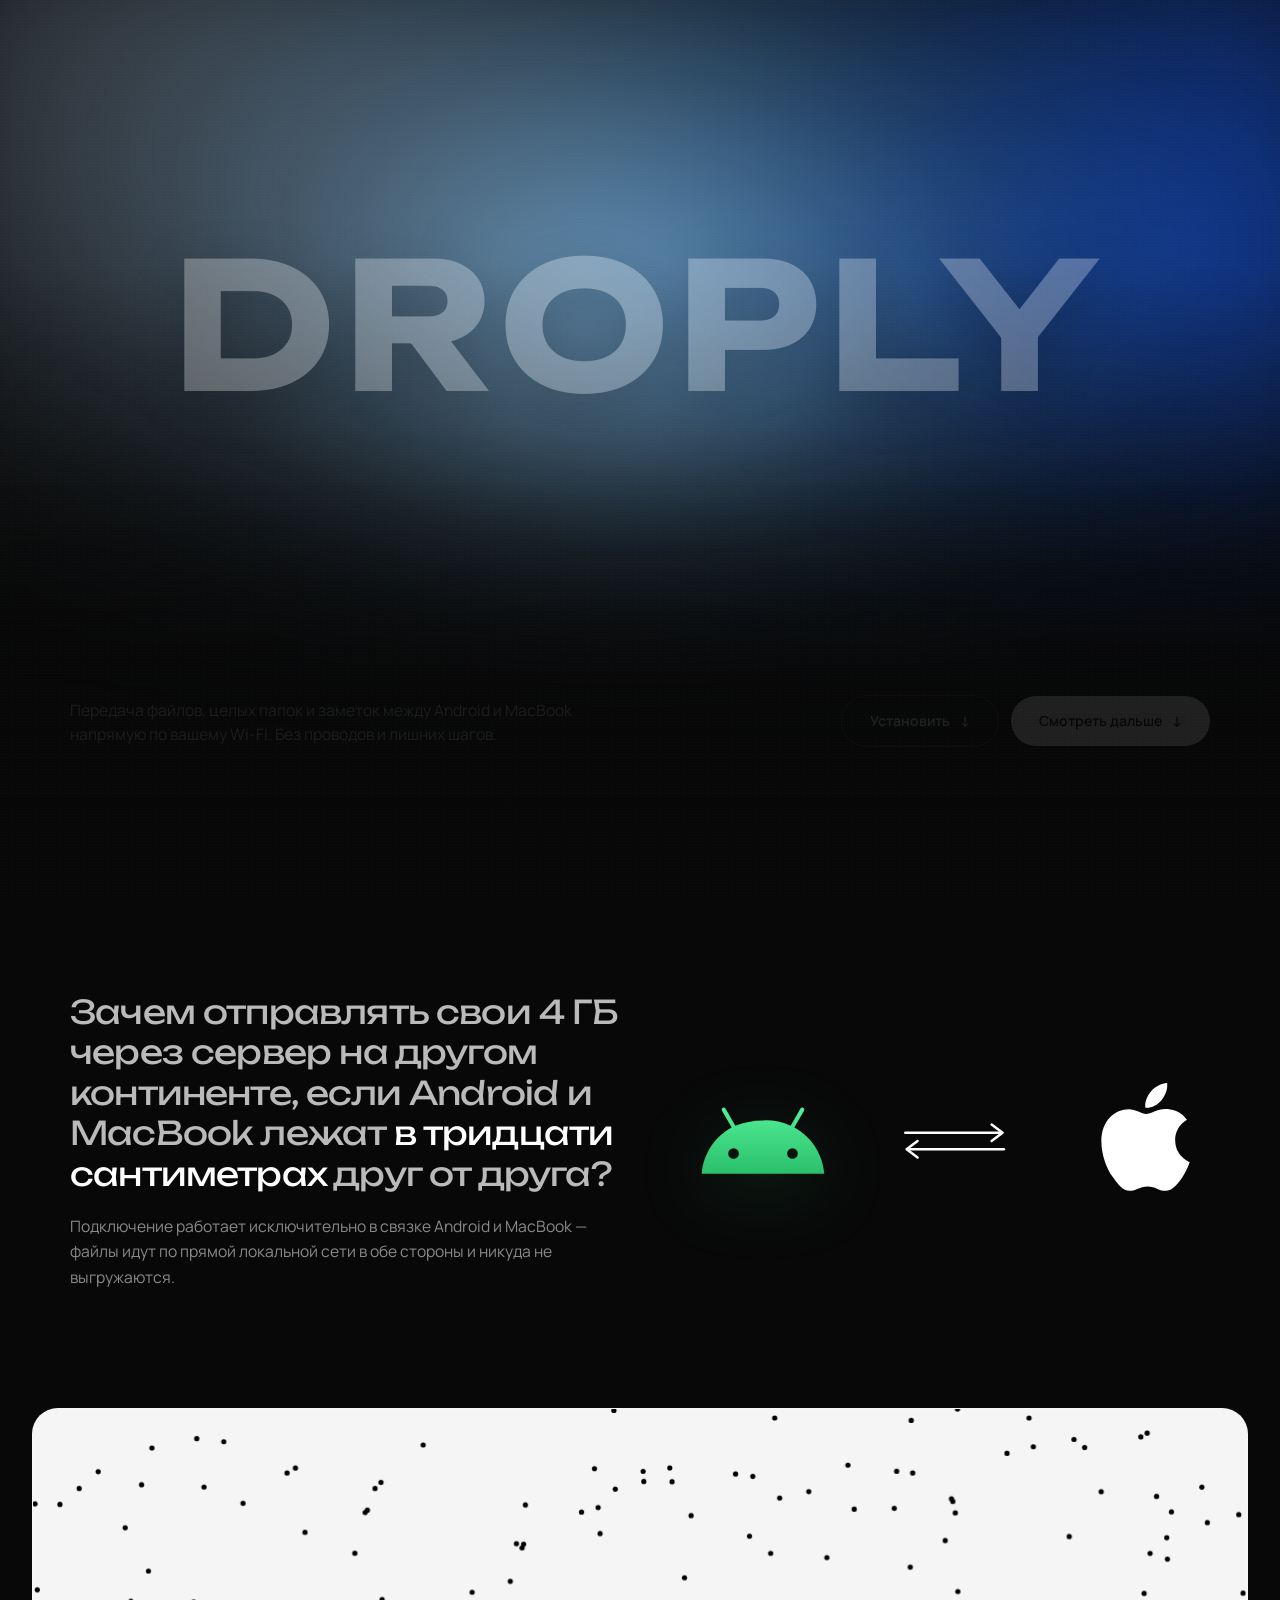
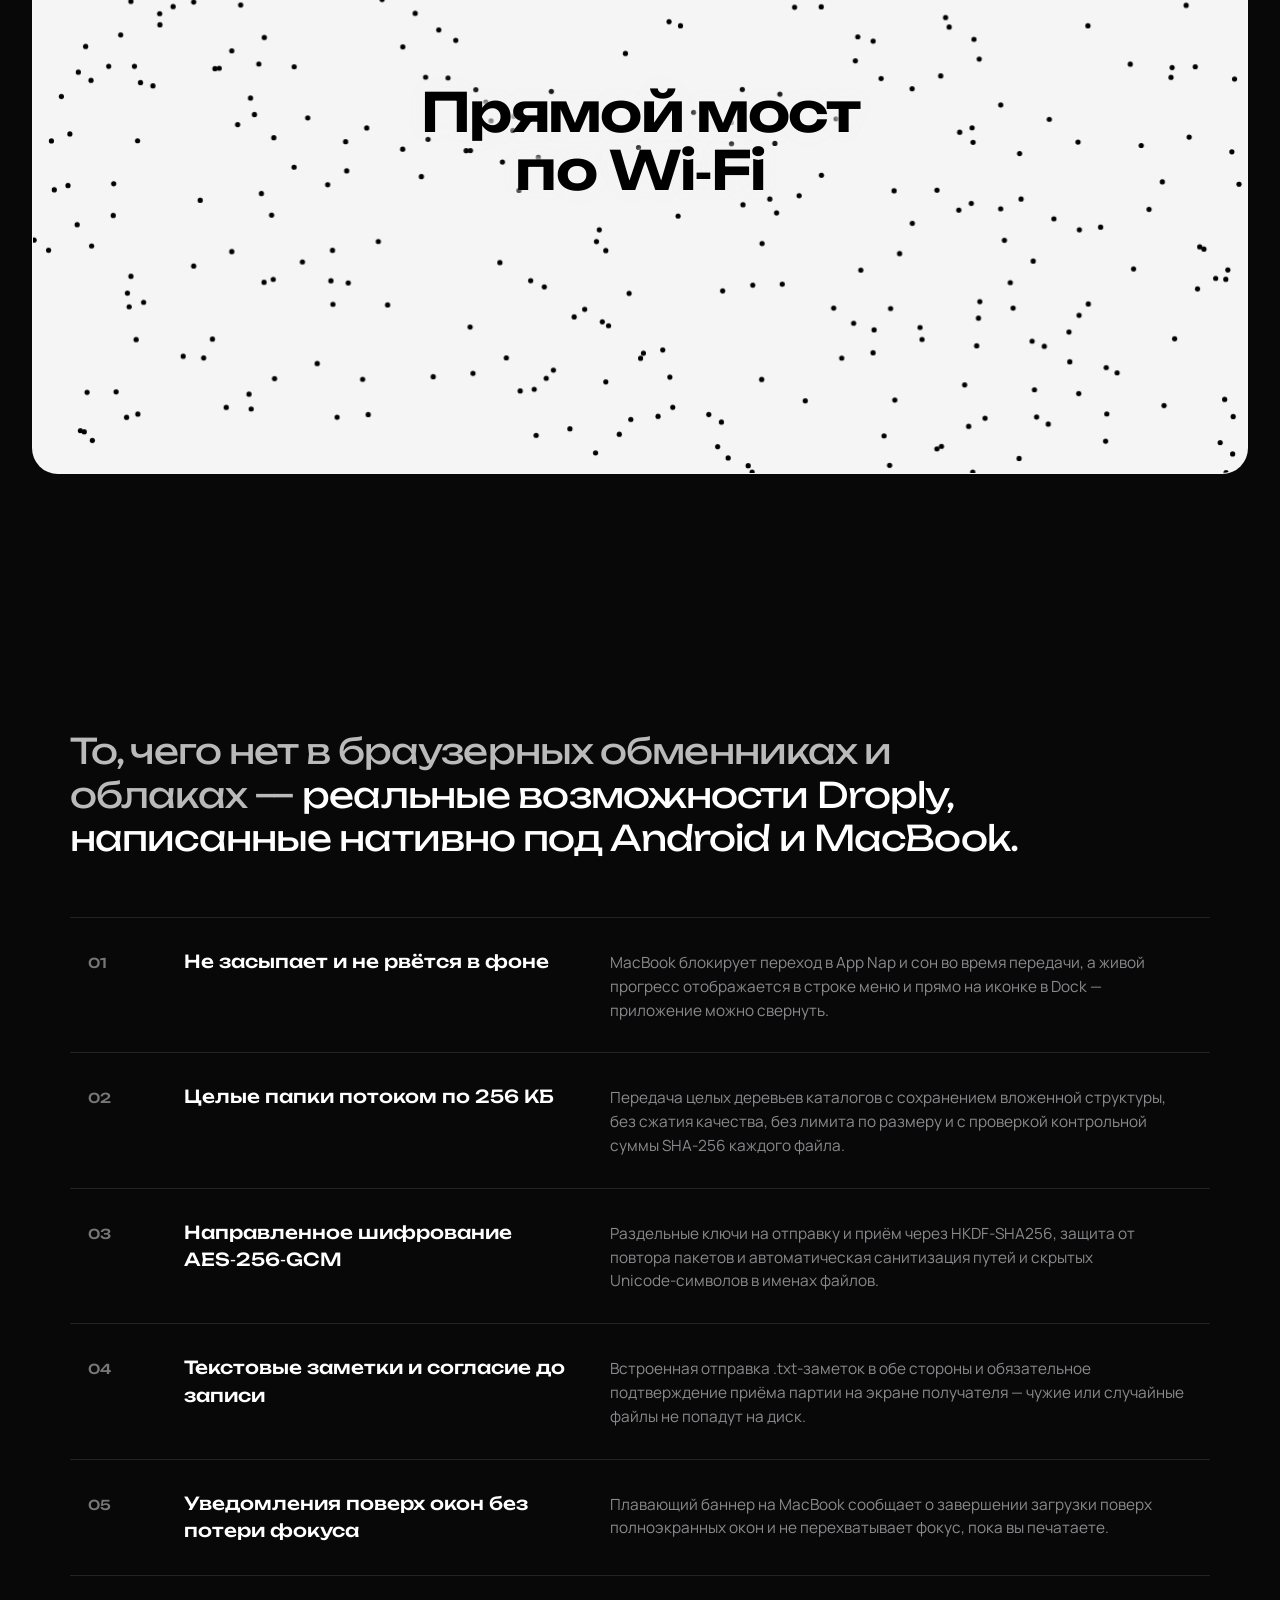
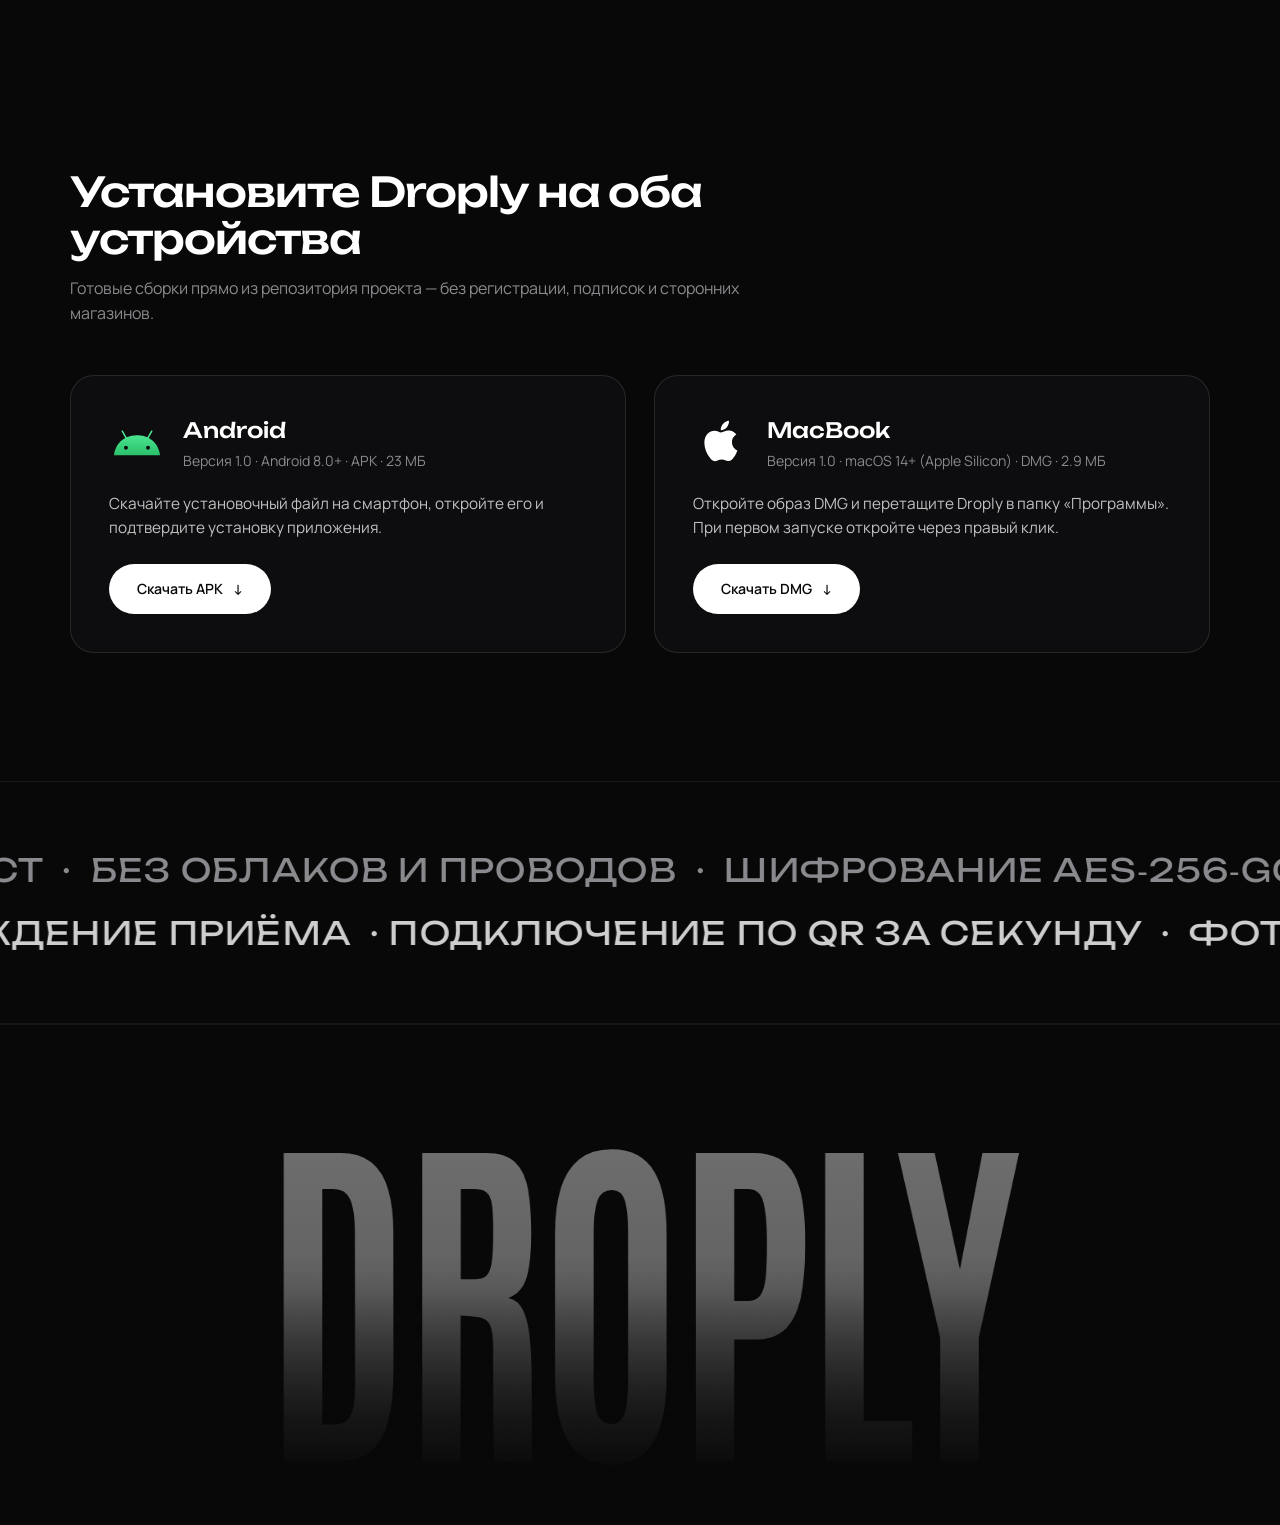
<file: website/index.html>
<!DOCTYPE html>
<html lang="ru">
<head>
  <meta charset="UTF-8">
  <meta name="viewport" content="width=device-width, initial-scale=1.0">
  <title>Droply — Прямая передача файлов между Android и MacBook по Wi-Fi</title>
  <meta name="description" content="Droply — прямая передача файлов, целых папок и заметок между Android и MacBook по локальному Wi-Fi. Без облаков, кабелей и ограничений по размеру, с шифрованием AES-256-GCM.">
  <meta name="robots" content="index, follow">
  <link rel="canonical" href="https://wanrd.github.io/Droply/">
  <meta property="og:type" content="website">
  <meta property="og:locale" content="ru_RU">
  <meta property="og:site_name" content="Droply">
  <meta property="og:title" content="Droply — Прямой Wi-Fi поток между Android и MacBook">
  <meta property="og:description" content="Передавайте файлы, целые папки и текстовые заметки напрямую между Android и MacBook по одному Wi-Fi. Без серверов, с шифрованием AES-256-GCM и проверкой SHA-256.">
  <meta property="og:url" content="https://wanrd.github.io/Droply/">
  <meta property="og:image" content="https://wanrd.github.io/Droply/assets/droply-icon.png">
  <script type="application/ld+json">
  {
    "@context": "https://schema.org",
    "@type": "SoftwareApplication",
    "name": "Droply",
    "applicationCategory": "UtilitiesApplication",
    "operatingSystem": "Android 8.0+, macOS 14+",
    "softwareVersion": "1.0",
    "url": "https://wanrd.github.io/Droply/",
    "description": "Прямая передача файлов, папок и заметок между Android и MacBook по локальному Wi-Fi с шифрованием AES-256-GCM и проверкой SHA-256.",
    "offers": {
      "@type": "Offer",
      "price": "0",
      "priceCurrency": "USD"
    }
  }
  </script>
  <link rel="icon" type="image/png" href="assets/droply-icon.png?v=2">
  <link rel="apple-touch-icon" href="assets/droply-icon.png?v=2">
  <link rel="preconnect" href="https://fonts.googleapis.com">
  <link rel="preconnect" href="https://fonts.gstatic.com" crossorigin>
  <link href="https://fonts.googleapis.com/css2?family=Antonio:wght@600;700&family=Manrope:wght@300;400;500;600;700&family=Unbounded:wght@300;400;500;600;700&display=swap" rel="stylesheet">
  <link rel="stylesheet" href="styles.css?v=28">
</head>
<body>
  <div class="ambient-noise" aria-hidden="true"></div>

  <main>
    <!-- BLOCK 01: PURE BLACK HERO WITH WANDERING AMBIENT COLOR -->
    <section id="hero" class="hero-stage" data-scroll-section="hero">
      <canvas id="heroColorCanvas" class="hero-color-canvas" aria-hidden="true"></canvas>

      <div class="container hero-shell">
        <div class="hero-centerpiece" id="heroCenterpiece">
          <h1 class="hero-wordmark" id="heroWordmark">DROPLY</h1>
        </div>

        <div class="hero-bottom-bar" id="heroBottomBar">
          <p class="hero-lead">
            Передача файлов, целых папок и заметок между Android и MacBook
            напрямую по вашему <span class="nowrap">Wi&#8209;Fi</span>. Без проводов и лишних шагов.
          </p>
          <div class="hero-actions">
            <a href="#download" class="pill-cta pill-cta--ghost">
              <span>Установить</span>
              <span class="cta-arrow">↓</span>
            </a>
            <a href="#bridge-pair" class="pill-cta pill-cta--primary">
              <span>Смотреть дальше</span>
              <span class="cta-arrow">↓</span>
            </a>
          </div>
        </div>
      </div>

      <div class="hero-bottom-fade" aria-hidden="true"></div>
    </section>

    <!-- BLOCK 02: TEXT ON LEFT + ANDROID (GREEN) <-> APPLE (WHITE) BRIDGE ON RIGHT -->
    <section id="bridge-pair" class="pair-section" data-reveal>
      <div class="container">
        <div class="pair-layout">
          <div class="pair-copy">
            <h2 class="manifesto-text">
              Зачем отправлять свои 4 ГБ через сервер на другом континенте, если Android и MacBook лежат
              <span class="accent-highlight">в тридцати сантиметрах</span> друг от друга?
            </h2>
            <p class="pair-note">
              Подключение работает исключительно в связке Android и MacBook — файлы идут по прямой локальной сети в обе стороны и никуда не выгружаются.
            </p>
          </div>

          <div class="pair-diagram" aria-label="Прямое двустороннее соединение только между Android и MacBook">
            <!-- Green Android Icon -->
            <div class="device-node" aria-hidden="true">
              <div class="device-glyph">
                <svg class="device-svg device-svg--android" viewBox="0 0 24 24">
                  <defs>
                    <linearGradient id="androidGrad" x1="0%" y1="0%" x2="0%" y2="100%">
                      <stop offset="0%" stop-color="#52EE98" />
                      <stop offset="100%" stop-color="#2BBF6A" />
                    </linearGradient>
                  </defs>
                  <path fill="url(#androidGrad)" d="M17.523 15.341a.999.999 0 1 1 0-1.998.999.999 0 0 1 0 1.998m-11.046 0a.999.999 0 1 1 0-1.998.999.999 0 0 1 0 1.998M17.87 9.47l1.825-3.162a.38.38 0 0 0-.139-.519.38.38 0 0 0-.52.139l-1.849 3.204A11.46 11.46 0 0 0 12 8.133c-1.854 0-3.6.373-5.187.999L4.964 5.928a.38.38 0 0 0-.52-.139.38.38 0 0 0-.139.519L6.13 9.47C2.968 11.17.826 14.374.5 18.14h23c-.326-3.766-2.468-6.97-5.63-8.67"/>
                </svg>
              </div>
            </div>

            <!-- Static White Bidirectional Arrows -->
            <div class="bridge-link" aria-hidden="true">
              <svg class="bridge-bidir-svg" viewBox="0 0 84 32" fill="none">
                <line x1="6" y1="10" x2="76" y2="10" stroke="#FFFFFF" stroke-width="1.8" stroke-linecap="round"/>
                <polyline points="69 4 77 10 69 16" stroke="#FFFFFF" stroke-width="1.8" stroke-linecap="round" stroke-linejoin="round"/>
                <line x1="78" y1="22" x2="8" y2="22" stroke="#FFFFFF" stroke-width="1.8" stroke-linecap="round"/>
                <polyline points="15 16 7 22 15 28" stroke="#FFFFFF" stroke-width="1.8" stroke-linecap="round" stroke-linejoin="round"/>
              </svg>
            </div>

            <!-- White Apple Icon -->
            <div class="device-node" aria-hidden="true">
              <div class="device-glyph">
                <svg class="device-svg device-svg--apple" viewBox="0 0 24 24" fill="#FFFFFF">
                  <path d="M16.365 1.43c0 1.14-.493 2.27-1.177 3.08-.744.9-1.99 1.57-2.987 1.57-.12 0-.23-.02-.3-.03-.01-.06-.04-.22-.04-.39 0-1.15.572-2.27 1.206-2.98.804-.94 2.142-1.64 3.248-1.68.03.13.05.28.05.43zm4.565 15.71c-.03.07-.463 1.58-1.518 3.12-.945 1.34-1.94 2.71-3.43 2.71-1.517 0-1.9-.88-3.63-.88-1.698 0-2.302.91-3.67.91-1.377 0-2.332-1.26-3.428-2.8-1.287-1.82-2.323-4.63-2.323-7.28 0-4.28 2.797-6.55 5.552-6.55 1.448 0 2.675.95 3.6.95.865 0 2.222-1.01 3.902-1.01.613 0 2.886.06 4.374 2.19-.13.09-2.383 1.37-2.383 4.19 0 3.26 2.854 4.42 2.955 4.45z"/>
                </svg>
              </div>
            </div>
          </div>
        </div>
      </div>
    </section>

    <!-- BLOCK 03: WHITE BACKGROUND + UNIFORM SOLID BLACK CURSOR-FOLLOWING DOTS -->
    <section id="direct" class="monolith-section">
      <div class="container-wide">
        <article class="monolith-card monolith-card--interactive" id="interactiveBridgeCard">
          <canvas id="bridgeCanvas" class="bridge-canvas" aria-hidden="true"></canvas>

          <div class="monolith-overlay monolith-overlay--center">
            <h2 class="monolith-title">Прямой мост<br>по <span class="nowrap">Wi&#8209;Fi</span></h2>
          </div>
        </article>
      </div>
    </section>

    <!-- BLOCK 04: REAL UNIQUE FEATURES DIRECTLY BELOW BLOCK 03 -->
    <section id="specs" class="specs-section" data-reveal>
      <div class="container">
        <div class="specs-header">
          <blockquote class="app-quote">
            То, чего нет в браузерных обменниках и облаках —
            <span class="accent-highlight">реальные возможности Droply, написанные нативно под Android и MacBook.</span>
          </blockquote>
        </div>

        <div class="spec-grid">
          <div class="spec-row" data-spotlight>
            <span class="spec-index">01</span>
            <h3 class="spec-name">Не засыпает и не рвётся в фоне</h3>
            <p class="spec-value">MacBook блокирует переход в App Nap и сон во время передачи, а живой прогресс отображается в строке меню и прямо на иконке в Dock — приложение можно свернуть.</p>
          </div>
          <div class="spec-row" data-spotlight>
            <span class="spec-index">02</span>
            <h3 class="spec-name">Целые папки потоком по 256 КБ</h3>
            <p class="spec-value">Передача целых деревьев каталогов с сохранением вложенной структуры, без сжатия качества, без лимита по размеру и с проверкой контрольной суммы SHA‑256 каждого файла.</p>
          </div>
          <div class="spec-row" data-spotlight>
            <span class="spec-index">03</span>
            <h3 class="spec-name">Направленное шифрование AES‑256‑GCM</h3>
            <p class="spec-value">Раздельные ключи на отправку и приём через HKDF‑SHA256, защита от повтора пакетов и автоматическая санитизация путей и скрытых Unicode‑символов в именах файлов.</p>
          </div>
          <div class="spec-row" data-spotlight>
            <span class="spec-index">04</span>
            <h3 class="spec-name">Текстовые заметки и согласие до записи</h3>
            <p class="spec-value">Встроенная отправка .txt‑заметок в обе стороны и обязательное подтверждение приёма партии на экране получателя — чужие или случайные файлы не попадут на диск.</p>
          </div>
          <div class="spec-row" data-spotlight>
            <span class="spec-index">05</span>
            <h3 class="spec-name">Уведомления поверх окон без потери фокуса</h3>
            <p class="spec-value">Плавающий баннер на MacBook сообщает о завершении загрузки поверх полноэкранных окон и не перехватывает фокус, пока вы печатаете.</p>
          </div>
        </div>
      </div>
    </section>

    <!-- BLOCK 05: REAL INSTALLERS FOR ANDROID & MACOS -->
    <section id="download" class="download-section" data-reveal>
      <div class="container">
        <div class="download-header">
          <h2 class="download-title">Установите Droply на оба устройства</h2>
          <p class="download-lead">Готовые сборки прямо из репозитория проекта — без регистрации, подписок и сторонних магазинов.</p>
        </div>

        <div class="download-grid">
          <!-- Android APK Card -->
          <article class="download-card" id="downloadAndroid">
            <div class="download-card-top">
              <div class="download-icon" aria-hidden="true">
                <svg class="download-svg download-svg--android" viewBox="0 0 24 24">
                  <defs>
                    <linearGradient id="androidInstallGrad" x1="0%" y1="0%" x2="0%" y2="100%">
                      <stop offset="0%" stop-color="#52EE98" />
                      <stop offset="100%" stop-color="#2BBF6A" />
                    </linearGradient>
                  </defs>
                  <path fill="url(#androidInstallGrad)" d="M17.523 15.341a.999.999 0 1 1 0-1.998.999.999 0 0 1 0 1.998m-11.046 0a.999.999 0 1 1 0-1.998.999.999 0 0 1 0 1.998M17.87 9.47l1.825-3.162a.38.38 0 0 0-.139-.519.38.38 0 0 0-.52.139l-1.849 3.204A11.46 11.46 0 0 0 12 8.133c-1.854 0-3.6.373-5.187.999L4.964 5.928a.38.38 0 0 0-.52-.139.38.38 0 0 0-.139.519L6.13 9.47C2.968 11.17.826 14.374.5 18.14h23c-.326-3.766-2.468-6.97-5.63-8.67"/>
                </svg>
              </div>
              <div>
                <h3 class="download-platform">Android</h3>
                <p class="download-meta">Версия 1.0 · Android 8.0+ · APK · 23 МБ</p>
              </div>
            </div>
            <p class="download-hint">Скачайте установочный файл на смартфон, откройте его и подтвердите установку приложения.</p>
            <div class="download-cta-row">
              <a href="downloads/Droply-Android.apk" download="Droply-Android.apk" class="pill-cta pill-cta--primary">
                <span>Скачать APK</span>
                <span class="cta-arrow">↓</span>
              </a>
            </div>
          </article>

          <!-- macOS DMG Card -->
          <article class="download-card" id="downloadMac">
            <div class="download-card-top">
              <div class="download-icon" aria-hidden="true">
                <svg class="download-svg download-svg--apple" viewBox="0 0 24 24" fill="#FFFFFF">
                  <path d="M16.365 1.43c0 1.14-.493 2.27-1.177 3.08-.744.9-1.99 1.57-2.987 1.57-.12 0-.23-.02-.3-.03-.01-.06-.04-.22-.04-.39 0-1.15.572-2.27 1.206-2.98.804-.94 2.142-1.64 3.248-1.68.03.13.05.28.05.43zm4.565 15.71c-.03.07-.463 1.58-1.518 3.12-.945 1.34-1.94 2.71-3.43 2.71-1.517 0-1.9-.88-3.63-.88-1.698 0-2.302.91-3.67.91-1.377 0-2.332-1.26-3.428-2.8-1.287-1.82-2.323-4.63-2.323-7.28 0-4.28 2.797-6.55 5.552-6.55 1.448 0 2.675.95 3.6.95.865 0 2.222-1.01 3.902-1.01.613 0 2.886.06 4.374 2.19-.13.09-2.383 1.37-2.383 4.19 0 3.26 2.854 4.42 2.955 4.45z"/>
                </svg>
              </div>
              <div>
                <h3 class="download-platform">MacBook</h3>
                <p class="download-meta">Версия 1.0 · macOS 14+ (Apple Silicon) · DMG · 2.9 МБ</p>
              </div>
            </div>
            <p class="download-hint">Откройте образ DMG и перетащите Droply в папку «Программы». При первом запуске откройте через правый клик.</p>
            <div class="download-cta-row">
              <a href="downloads/Droply-macOS.dmg" download="Droply-macOS.dmg" class="pill-cta pill-cta--primary">
                <span>Скачать DMG</span>
                <span class="cta-arrow">↓</span>
              </a>
            </div>
          </article>
        </div>
      </div>
    </section>

    <!-- KINETIC SCROLL-DRIVEN MARQUEE -->
    <section class="marquee-section" aria-hidden="true">
      <div class="marquee-track" id="marqueeLeft">
        <span>ПРЯМОЙ WI&#8209;FI МОСТ &nbsp;·&nbsp; БЕЗ ОБЛАКОВ И ПРОВОДОВ &nbsp;·&nbsp; ШИФРОВАНИЕ AES&#8209;256&#8209;GCM &nbsp;·&nbsp; ПРОВЕРКА SHA&#8209;256 &nbsp;·&nbsp; ЦЕЛЫЕ ПАПКИ БЕЗ СЖАТИЯ &nbsp;·&nbsp; ПОТОК 256 КБ &nbsp;·&nbsp;</span>
        <span>ПРЯМОЙ WI&#8209;FI МОСТ &nbsp;·&nbsp; БЕЗ ОБЛАКОВ И ПРОВОДОВ &nbsp;·&nbsp; ШИФРОВАНИЕ AES&#8209;256&#8209;GCM &nbsp;·&nbsp; ПРОВЕРКА SHA&#8209;256 &nbsp;·&nbsp; ЦЕЛЫЕ ПАПКИ БЕЗ СЖАТИЯ &nbsp;·&nbsp; ПОТОК 256 КБ &nbsp;·&nbsp;</span>
        <span>ПРЯМОЙ WI&#8209;FI МОСТ &nbsp;·&nbsp; БЕЗ ОБЛАКОВ И ПРОВОДОВ &nbsp;·&nbsp; ШИФРОВАНИЕ AES&#8209;256&#8209;GCM &nbsp;·&nbsp; ПРОВЕРКА SHA&#8209;256 &nbsp;·&nbsp; ЦЕЛЫЕ ПАПКИ БЕЗ СЖАТИЯ &nbsp;·&nbsp; ПОТОК 256 КБ &nbsp;·&nbsp;</span>
        <span>ПРЯМОЙ WI&#8209;FI МОСТ &nbsp;·&nbsp; БЕЗ ОБЛАКОВ И ПРОВОДОВ &nbsp;·&nbsp; ШИФРОВАНИЕ AES&#8209;256&#8209;GCM &nbsp;·&nbsp; ПРОВЕРКА SHA&#8209;256 &nbsp;·&nbsp; ЦЕЛЫЕ ПАПКИ БЕЗ СЖАТИЯ &nbsp;·&nbsp; ПОТОК 256 КБ &nbsp;·&nbsp;</span>
      </div>
      <div class="marquee-track marquee-track--reverse" id="marqueeRight">
        <span>ПОДКЛЮЧЕНИЕ ПО QR ЗА СЕКУНДУ &nbsp;·&nbsp; ФОТО И ФАЙЛЫ В ОРИГИНАЛЕ &nbsp;·&nbsp; ПРОСМОТР ФОТО В ПРИЛОЖЕНИИ &nbsp;·&nbsp; ОТКРЫТИЕ В ПРОВОДНИКЕ &nbsp;·&nbsp; ЗАМЕТКИ В ОБЕ СТОРОНЫ &nbsp;·&nbsp; ПОДТВЕРЖДЕНИЕ ПРИЁМА &nbsp;·&nbsp;</span>
        <span>ПОДКЛЮЧЕНИЕ ПО QR ЗА СЕКУНДУ &nbsp;·&nbsp; ФОТО И ФАЙЛЫ В ОРИГИНАЛЕ &nbsp;·&nbsp; ПРОСМОТР ФОТО В ПРИЛОЖЕНИИ &nbsp;·&nbsp; ОТКРЫТИЕ В ПРОВОДНИКЕ &nbsp;·&nbsp; ЗАМЕТКИ В ОБЕ СТОРОНЫ &nbsp;·&nbsp; ПОДТВЕРЖДЕНИЕ ПРИЁМА &nbsp;·&nbsp;</span>
        <span>ПОДКЛЮЧЕНИЕ ПО QR ЗА СЕКУНДУ &nbsp;·&nbsp; ФОТО И ФАЙЛЫ В ОРИГИНАЛЕ &nbsp;·&nbsp; ПРОСМОТР ФОТО В ПРИЛОЖЕНИИ &nbsp;·&nbsp; ОТКРЫТИЕ В ПРОВОДНИКЕ &nbsp;·&nbsp; ЗАМЕТКИ В ОБЕ СТОРОНЫ &nbsp;·&nbsp; ПОДТВЕРЖДЕНИЕ ПРИЁМА &nbsp;·&nbsp;</span>
        <span>ПОДКЛЮЧЕНИЕ ПО QR ЗА СЕКУНДУ &nbsp;·&nbsp; ФОТО И ФАЙЛЫ В ОРИГИНАЛЕ &nbsp;·&nbsp; ПРОСМОТР ФОТО В ПРИЛОЖЕНИИ &nbsp;·&nbsp; ОТКРЫТИЕ В ПРОВОДНИКЕ &nbsp;·&nbsp; ЗАМЕТКИ В ОБЕ СТОРОНЫ &nbsp;·&nbsp; ПОДТВЕРЖДЕНИЕ ПРИЁМА &nbsp;·&nbsp;</span>
      </div>
    </section>
  </main>

  <!-- FOOTER WITH MONUMENTAL NARROW DROPLY WORDMARK -->
  <footer class="site-footer" id="footerMonument">
    <div class="footer-wordmark-wrap" id="footerWordmarkWrap" aria-label="Droply">
      <div class="footer-wordmark" id="footerWordmark">DROPLY</div>
    </div>
    <div class="footer-bottom-shadow" aria-hidden="true"></div>
  </footer>

  <script src="app.js?v=28" defer></script>
</body>
</html>
</file>
<file: website/styles.css>
:root {
  --bg: #080808;
  --bg-elevated: #0e0e0f;
  --border: rgba(255, 255, 255, 0.11);
  --border-subtle: rgba(255, 255, 255, 0.06);
  --text: #f3f3f3;
  --text-muted: #8a8a8e;
  --card-ink: #f5f5f5;
  --card-ink-muted: rgba(245, 245, 245, 0.72);
  --display: "Unbounded", -apple-system, BlinkMacSystemFont, "SF Pro Display", sans-serif;
  --condensed: "Antonio", -apple-system-condensed, "SF Pro Display", sans-serif;
  --sans: "Manrope", -apple-system, BlinkMacSystemFont, "SF Pro Text", sans-serif;
}

*,
*::before,
*::after {
  box-sizing: border-box;
  margin: 0;
  padding: 0;
}

html {
  scroll-behavior: smooth;
  background: var(--bg);
  color: var(--text);
  font-family: var(--sans);
  -webkit-font-smoothing: antialiased;
  overflow-x: clip;
}

body {
  background: var(--bg);
  color: var(--text);
  line-height: 1.55;
  overflow-x: clip;
}

.ambient-noise {
  position: fixed;
  inset: 0;
  pointer-events: none;
  z-index: 90;
  opacity: 0.028;
  background-image: radial-gradient(rgba(255, 255, 255, 0.8) 0.55px, transparent 0.55px);
  background-size: 3px 3px;
}

.container {
  width: min(92vw, 1140px);
  margin-inline: auto;
}

.container-wide {
  width: min(95vw, 1380px);
  margin-inline: auto;
}

.nowrap {
  white-space: nowrap;
}

/* =========================================================
   BLOCK 01: PURE BLACK HERO WITH WANDERING COLOR
   ========================================================= */
.hero-stage {
  position: relative;
  min-height: 96vh;
  display: flex;
  flex-direction: column;
  justify-content: space-between;
  background: #080808;
  overflow-x: clip;
  overflow-y: visible;
  padding: clamp(36px, 6vh, 64px) 0 clamp(76px, 11vh, 120px);
}

.hero-color-canvas {
  position: absolute;
  top: -80px;
  left: -80px;
  width: calc(100% + 160px);
  height: calc(100% + 40px);
  display: block;
  pointer-events: none;
  filter: blur(56px);
  -webkit-filter: blur(56px);
  mask-image: linear-gradient(
    to bottom,
    #000 0%,
    #000 38%,
    rgba(0, 0, 0, 0.72) 56%,
    rgba(0, 0, 0, 0.34) 72%,
    rgba(0, 0, 0, 0.08) 85%,
    transparent 94%
  );
  -webkit-mask-image: linear-gradient(
    to bottom,
    #000 0%,
    #000 38%,
    rgba(0, 0, 0, 0.72) 56%,
    rgba(0, 0, 0, 0.34) 72%,
    rgba(0, 0, 0, 0.08) 85%,
    transparent 94%
  );
  transform: translateZ(0);
  z-index: 1;
}

.hero-shell {
  position: relative;
  z-index: 3;
  flex: 1;
  display: flex;
  flex-direction: column;
  justify-content: space-between;
  gap: clamp(36px, 6vh, 64px);
}

.hero-centerpiece {
  margin-block: auto;
  display: flex;
  flex-direction: column;
  align-items: center;
  justify-content: center;
  will-change: transform, opacity;
}

.hero-wordmark {
  font-family: var(--display);
  font-weight: 700;
  font-size: clamp(3.6rem, 13.8vw, 12.6rem);
  line-height: 0.88;
  letter-spacing: -0.04em;
  text-align: center;
  color: #ffffff;
  text-shadow: 0 12px 54px rgba(0, 0, 0, 0.72);
  user-select: none;
  will-change: letter-spacing, transform, opacity;
}

.hero-bottom-bar {
  display: flex;
  justify-content: space-between;
  align-items: flex-end;
  gap: 28px;
  padding-top: 8px;
  will-change: transform, opacity;
}

.hero-lead {
  max-width: 520px;
  font-size: clamp(0.98rem, 1.2vw, 1.14rem);
  font-weight: 400;
  color: rgba(243, 243, 243, 0.84);
  line-height: 1.56;
}

.hero-actions {
  display: flex;
  align-items: center;
  gap: 12px;
  flex-shrink: 0;
  flex-wrap: wrap;
}

.pill-cta {
  display: inline-flex;
  align-items: center;
  gap: 10px;
  padding: 14px 28px;
  border-radius: 999px;
  font-size: 0.88rem;
  font-weight: 600;
  text-decoration: none;
  flex-shrink: 0;
  transition: transform 0.3s cubic-bezier(0.22, 1, 0.36, 1), background-color 0.25s ease, color 0.25s ease, border-color 0.25s ease;
}

.pill-cta:hover {
  transform: translateY(-2px);
}

.pill-cta--primary {
  background: #ffffff;
  color: #080808;
}

.pill-cta--ghost {
  background: rgba(255, 255, 255, 0.06);
  color: #ffffff;
  border: 1px solid rgba(255, 255, 255, 0.24);
}

.pill-cta--ghost:hover {
  background: rgba(255, 255, 255, 0.14);
}

.hero-bottom-fade {
  position: absolute;
  left: 0;
  right: 0;
  bottom: 0;
  height: 44%;
  z-index: 2;
  pointer-events: none;
  background: linear-gradient(
    to bottom,
    rgba(8, 8, 8, 0) 0%,
    rgba(8, 8, 8, 0.16) 28%,
    rgba(8, 8, 8, 0.48) 54%,
    rgba(8, 8, 8, 0.84) 78%,
    #080808 94%,
    #080808 100%
  );
}

/* =========================================================
   BLOCK 02: TEXT LEFT + GREEN ANDROID <-> WHITE APPLE RIGHT
   ========================================================= */
.pair-section {
  padding: clamp(72px, 10vw, 128px) 0 clamp(68px, 8vw, 112px);
  background: var(--bg);
}

.pair-layout {
  display: grid;
  grid-template-columns: minmax(0, 1.05fr) minmax(300px, 0.95fr);
  align-items: center;
  gap: clamp(36px, 5vw, 72px);
}

.pair-copy {
  max-width: 620px;
}

.manifesto-text {
  font-family: var(--display);
  font-weight: 400;
  font-size: clamp(1.45rem, 2.55vw, 2.25rem);
  line-height: 1.24;
  letter-spacing: -0.025em;
  color: rgba(255, 255, 255, 0.72);
}

.accent-highlight {
  color: #ffffff;
}

.pair-note {
  margin-top: 20px;
  max-width: 540px;
  font-size: 0.98rem;
  color: var(--text-muted);
  line-height: 1.6;
}

.pair-diagram {
  width: 100%;
  display: flex;
  align-items: center;
  justify-content: space-between;
  gap: clamp(18px, 3vw, 40px);
  padding: 12px 0;
  border: none;
  background: transparent;
}

.device-node {
  display: flex;
  flex-direction: column;
  align-items: center;
  justify-content: center;
  flex-shrink: 0;
}

.device-glyph {
  width: clamp(92px, 10vw, 136px);
  height: clamp(92px, 10vw, 136px);
  display: flex;
  align-items: center;
  justify-content: center;
}

.device-svg--android {
  width: 100%;
  height: 100%;
  filter: drop-shadow(0 14px 36px rgba(61, 220, 132, 0.14));
}

.device-svg--apple {
  width: 92%;
  height: 92%;
  transform: translateY(-4px);
}

.bridge-link {
  display: flex;
  align-items: center;
  justify-content: center;
  flex: 1;
  color: #ffffff;
}

.bridge-bidir-svg {
  width: clamp(86px, 9vw, 130px);
  height: auto;
}

/* =========================================================
   BLOCK 03: WHITE BACKGROUND + LARGE BLACK CURSOR DOTS CARD
   ========================================================= */
.monolith-section {
  padding: 16px 0 clamp(76px, 10vw, 130px);
}

.monolith-card--interactive {
  position: relative;
  height: clamp(500px, 74vh, 720px);
  border-radius: 26px;
  overflow: hidden;
  border: 1px solid rgba(255, 255, 255, 0.14);
  background: #f5f5f5;
  display: flex;
  flex-direction: column;
  justify-content: center;
  align-items: center;
  cursor: crosshair;
}

.bridge-canvas {
  position: absolute;
  inset: 0;
  width: 100%;
  height: 100%;
  display: block;
  z-index: 1;
}

.center-readability-scrim {
  position: absolute;
  inset: 0;
  z-index: 2;
  pointer-events: none;
  background: radial-gradient(
    ellipse 48% 40% at 50% 50%,
    rgba(245, 245, 245, 0.88) 0%,
    rgba(245, 245, 245, 0.42) 64%,
    transparent 100%
  );
}

.monolith-overlay--center {
  position: relative;
  z-index: 5;
  padding: 0 clamp(24px, 5vw, 64px);
  max-width: 720px;
  text-align: center;
  display: flex;
  flex-direction: column;
  align-items: center;
  gap: 18px;
  pointer-events: none;
}

.monolith-title {
  font-family: var(--display);
  font-size: clamp(2.1rem, 4.2vw, 3.8rem);
  font-weight: 600;
  line-height: 1.08;
  letter-spacing: -0.03em;
  color: #000000;
  text-shadow: 0 0 18px rgba(245, 245, 245, 0.96), 0 0 6px rgba(245, 245, 245, 0.95);
}

.monolith-desc {
  font-size: clamp(1rem, 1.25vw, 1.15rem);
  color: rgba(9, 9, 10, 0.72);
  line-height: 1.58;
  max-width: 540px;
}

/* =========================================================
   KINETIC DUAL MARQUEE
   ========================================================= */
.marquee-section {
  padding: clamp(36px, 5vw, 64px) 0;
  border-block: 1px solid var(--border-subtle);
  overflow: hidden;
  display: flex;
  flex-direction: column;
  gap: 14px;
}

.marquee-track {
  display: flex;
  width: max-content;
  white-space: nowrap;
  font-family: var(--display);
  font-size: clamp(1.15rem, 2.5vw, 2.2rem);
  font-weight: 400;
  letter-spacing: 0.04em;
  color: var(--text-muted);
  will-change: transform;
}

.marquee-track span {
  flex-shrink: 0;
}

.marquee-track--reverse {
  color: var(--text);
  opacity: 0.85;
}

/* =========================================================
   APP QUOTE & SPEC MATRIX
   ========================================================= */
.specs-section {
  padding: clamp(76px, 10vw, 132px) 0 clamp(56px, 7vw, 96px);
}

.specs-header {
  margin-bottom: 56px;
}

.app-quote {
  font-family: var(--display);
  font-size: clamp(1.45rem, 2.75vw, 2.55rem);
  font-weight: 400;
  line-height: 1.24;
  letter-spacing: -0.025em;
  max-width: 980px;
  color: rgba(255, 255, 255, 0.72);
}

.spec-grid {
  border-top: 1px solid var(--border);
}

.spec-row {
  position: relative;
  display: grid;
  grid-template-columns: 72px 1fr 1.45fr;
  gap: 24px;
  align-items: baseline;
  padding: 30px 18px;
  border-bottom: 1px solid var(--border);
  overflow: hidden;
  transition: background-color 0.25s ease;
}

.spec-row::before {
  content: "";
  position: absolute;
  inset: 0;
  background: radial-gradient(300px circle at var(--mx, 50%) var(--my, 50%), rgba(255, 255, 255, 0.055), transparent 70%);
  opacity: 0;
  transition: opacity 0.25s ease;
  pointer-events: none;
}

.spec-row:hover::before {
  opacity: 1;
}

.spec-index {
  font-family: var(--display);
  font-size: 0.85rem;
  font-weight: 500;
  color: rgba(255, 255, 255, 0.45);
}

.spec-name {
  font-family: var(--display);
  font-size: 1.12rem;
  font-weight: 500;
  color: #ffffff;
}

.spec-value {
  color: var(--text-muted);
  font-size: 0.96rem;
}

/* =========================================================
   BLOCK 05: DOWNLOAD / INSTALL SECTION
   ========================================================= */
.download-section {
  padding: clamp(56px, 8vw, 108px) 0 clamp(76px, 10vw, 128px);
}

.download-header {
  margin-bottom: clamp(32px, 4.5vw, 48px);
  max-width: 700px;
}

.download-title {
  font-family: var(--display);
  font-size: clamp(1.7rem, 3.2vw, 2.8rem);
  font-weight: 500;
  line-height: 1.15;
  letter-spacing: -0.025em;
  color: #ffffff;
}

.download-lead {
  margin-top: 14px;
  font-size: 1rem;
  color: var(--text-muted);
  line-height: 1.58;
}

.download-grid {
  display: grid;
  grid-template-columns: repeat(2, minmax(0, 1fr));
  gap: clamp(18px, 3vw, 28px);
}

.download-card {
  border: 1px solid var(--border);
  border-radius: 24px;
  background: #0d0d0f;
  padding: clamp(26px, 3.5vw, 38px);
  display: flex;
  flex-direction: column;
  gap: 20px;
  transition: border-color 0.25s ease, transform 0.3s cubic-bezier(0.22, 1, 0.36, 1);
}

.download-card:hover {
  border-color: rgba(255, 255, 255, 0.24);
  transform: translateY(-2px);
}

.download-card-top {
  display: flex;
  align-items: center;
  gap: 18px;
}

.download-icon {
  width: 56px;
  height: 56px;
  display: flex;
  align-items: center;
  justify-content: center;
  flex-shrink: 0;
}

.download-svg {
  width: 48px;
  height: 48px;
}

.download-svg--apple {
  width: 44px;
  height: 44px;
  transform: translateY(-2px);
}

.download-platform {
  font-family: var(--display);
  font-size: 1.32rem;
  font-weight: 500;
  color: #ffffff;
}

.download-meta {
  margin-top: 4px;
  font-size: 0.88rem;
  color: var(--text-muted);
}

.download-hint {
  font-size: 0.96rem;
  color: rgba(243, 243, 243, 0.78);
  line-height: 1.55;
  flex: 1;
}

.download-cta-row {
  padding-top: 4px;
  display: flex;
  align-items: center;
}

/* =========================================================
   MONUMENTAL NARROW FOOTER WORDMARK
   ========================================================= */
.site-footer {
  position: relative;
  padding-top: clamp(44px, 6vh, 72px);
  padding-bottom: clamp(32px, 5vh, 56px);
  border-top: 1px solid var(--border-subtle);
  overflow: visible;
}

.footer-wordmark-wrap {
  width: 100%;
  display: flex;
  justify-content: center;
  align-items: center;
  padding-inline: 2vw;
  overflow: visible;
  user-select: none;
}

.footer-wordmark {
  font-family: var(--condensed);
  font-weight: 700;
  font-size: clamp(7.2rem, min(28vw, 44vh), 24rem);
  line-height: 0.94;
  padding: 0.04em 0.04em 0.14em;
  transform: scaleX(0.82);
  transform-origin: center center;
  letter-spacing: -0.02em;
  text-align: center;
  background: linear-gradient(
    to bottom,
    #f5f5f5 0%,
    rgba(245, 245, 245, 0.88) 40%,
    rgba(245, 245, 245, 0.22) 86%,
    rgba(8, 8, 8, 0) 100%
  );
  -webkit-background-clip: text;
  background-clip: text;
  color: transparent;
  will-change: transform, opacity;
}

.footer-bottom-shadow {
  position: absolute;
  left: 0;
  right: 0;
  bottom: 0;
  height: 46%;
  pointer-events: none;
  background: linear-gradient(
    to bottom,
    rgba(8, 8, 8, 0) 0%,
    rgba(8, 8, 8, 0.56) 56%,
    #080808 100%
  );
}

/* Scroll Reveal baseline */
[data-reveal] {
  opacity: 0;
  transform: translateY(18px);
  transition: opacity 0.85s cubic-bezier(0.22, 1, 0.36, 1), transform 0.85s cubic-bezier(0.22, 1, 0.36, 1);
}

[data-reveal].is-revealed {
  opacity: 1;
  transform: translateY(0);
}

/* Responsive */
@media (max-width: 980px) {
  .hero-bottom-bar {
    flex-direction: column;
    align-items: flex-start;
  }
  .pair-layout,
  .download-grid {
    grid-template-columns: 1fr;
    gap: 28px;
  }
  .pair-diagram {
    justify-self: start;
    max-width: 100%;
  }
  .spec-row {
    grid-template-columns: 1fr;
  }
}

@media (max-width: 680px) {
  .pair-diagram {
    width: 100%;
    padding: 12px 0;
    gap: 16px;
  }
}
</file>
